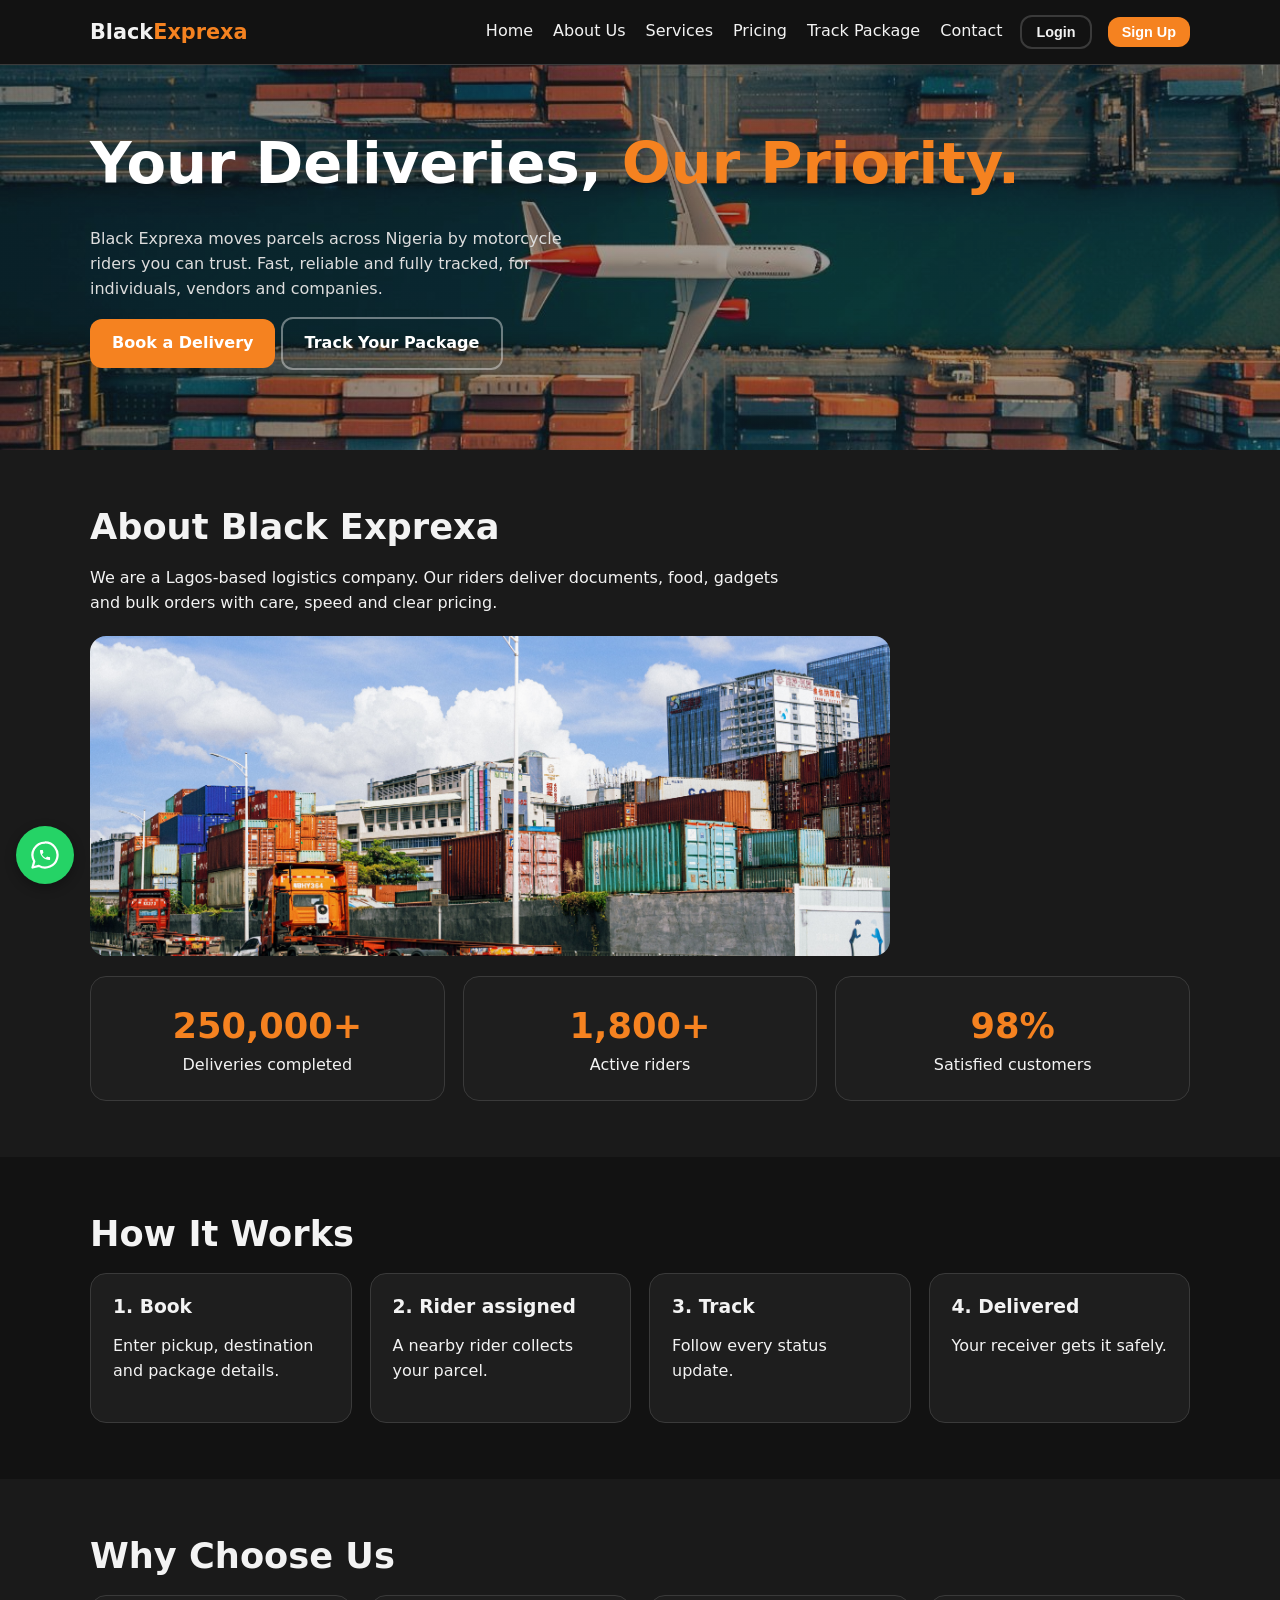
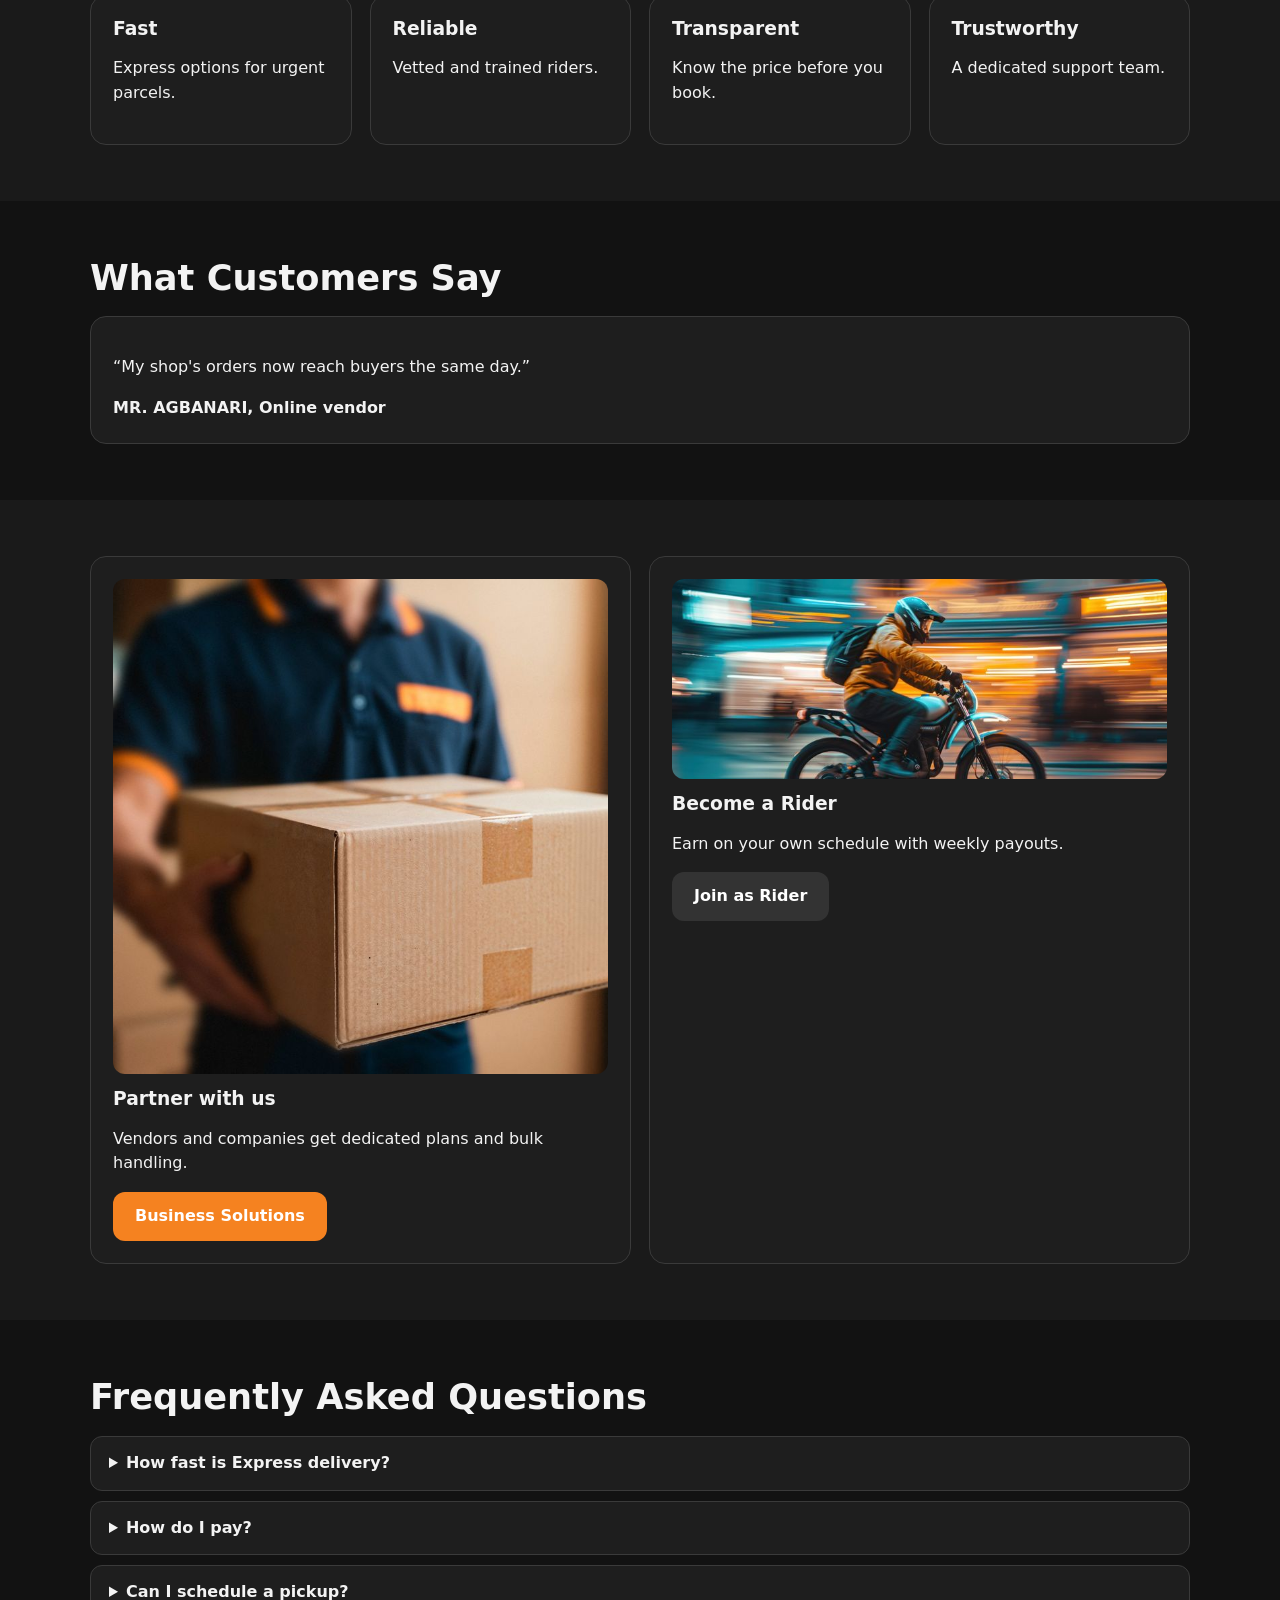
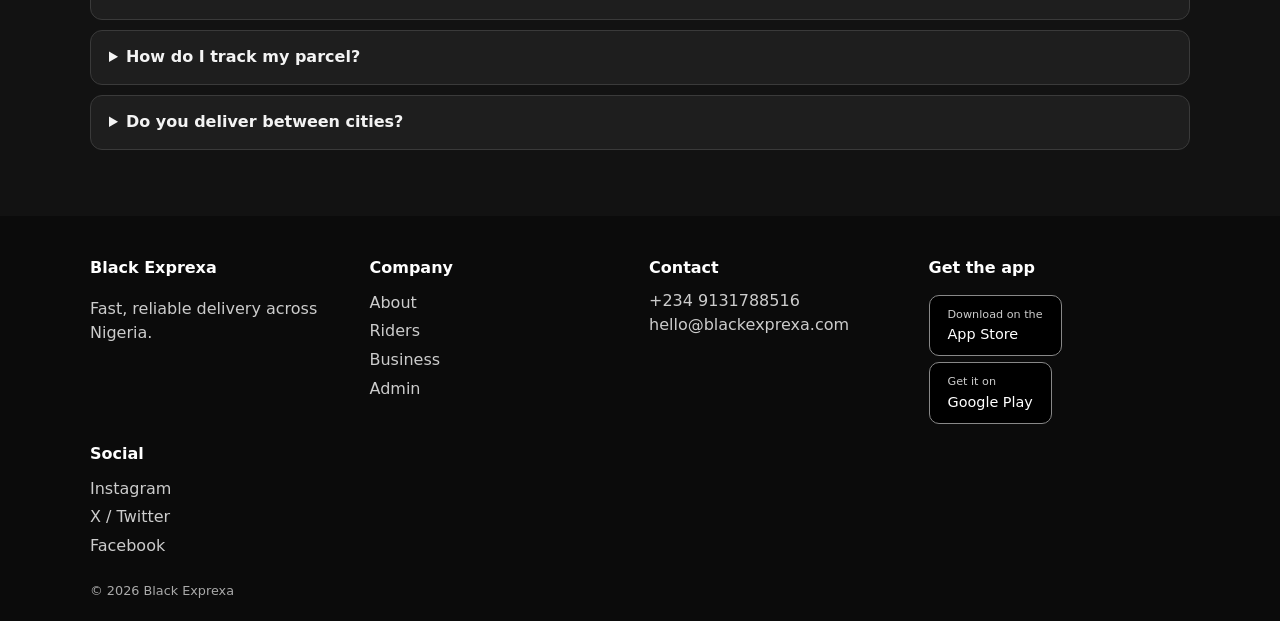
<file: index.html>
<!DOCTYPE html>
<html lang="en">
<head>
<meta charset="utf-8">
<meta name="viewport" content="width=device-width, initial-scale=1, viewport-fit=cover">
<title>Black Exprexa – Your Deliveries, Our Priority</title>
<link rel="stylesheet" href="css/styles.css">
</head>
<body>

<header>
 <div class="wrap nav">
  <a href="#home" class="logo">Black<b>Exprexa</b></a>
  <button class="burger" id="burger" onclick="toggleMenu()"><span></span><span></span><span></span></button>
  <nav class="links" id="menu">
   <a class="lk" href="#home">Home</a>
   <a class="lk" href="#about">About Us</a>
   <a class="lk" href="#services">Services</a>
   <a class="lk" href="#pricing">Pricing</a>
   <a class="lk" href="#track">Track Package</a>
   <a class="lk" href="#contact">Contact</a>
   <button class="btn l sm" onclick="openAuth('login')">Login</button>
   <button class="btn sm" onclick="openAuth('signup')">Sign Up</button>
   <div class="menu-apps">
    <a class="store" href="#home" onclick="getApp('App Store')"><small>Download on the</small>App Store</a>
    <a class="store" href="#home" onclick="getApp('Google Play')"><small>Get it on</small>Google Play</a>
   </div>
  </nav>
 </div>
</header>

<main>

<div class="view" id="page-home">
 <div class="hero"><div class="wrap">
  <div>
   <h1>Your Deliveries, <span>Our Priority.</span></h1>
   <p>Black Exprexa moves parcels across Nigeria by motorcycle riders you can trust. Fast, reliable and fully tracked, for individuals, vendors and companies.</p>
   <p><a class="btn" href="#book">Book a Delivery</a> <a class="btn l" style="color:#fff;border-color:#fff6" href="#track">Track Your Package</a></p>
  </div>
 </div></div>

 <section class="s alt" id="about"><div class="wrap">
  <h2>About Black Exprexa</h2>
  <p style="max-width:700px">We are a Lagos-based logistics company. Our riders deliver documents, food, gadgets and bulk orders with care, speed and clear pricing.</p>
  <img class="about-img" src="images/about.jpg" alt="Black Exprexa delivery riders" onerror="this.style.display='none'">
  <div class="grid">
   <div class="card stat"><b>250,000+</b>Deliveries completed</div>
   <div class="card stat"><b>1,800+</b>Active riders</div>
   <div class="card stat"><b>98%</b>Satisfied customers</div>
  </div>
 </div></section>

 <section class="s"><div class="wrap">
  <h2>How It Works</h2>
  <div class="grid">
   <div class="card"><h3>1. Book</h3><p>Enter pickup, destination and package details.</p></div>
   <div class="card"><h3>2. Rider assigned</h3><p>A nearby rider collects your parcel.</p></div>
   <div class="card"><h3>3. Track</h3><p>Follow every status update.</p></div>
   <div class="card"><h3>4. Delivered</h3><p>Your receiver gets it safely.</p></div>
  </div>
 </div></section>

 <section class="s alt"><div class="wrap">
  <h2>Why Choose Us</h2>
  <div class="grid">
   <div class="card"><h3>Fast</h3><p>Express options for urgent parcels.</p></div>
   <div class="card"><h3>Reliable</h3><p>Vetted and trained riders.</p></div>
   <div class="card"><h3>Transparent</h3><p>Know the price before you book.</p></div>
   <div class="card"><h3>Trustworthy</h3><p>A dedicated support team.</p></div>
  </div>
 </div></section>

 <section class="s"><div class="wrap">
  <h2>What Customers Say</h2>
  <div class="grid">
   <div class="card"><p>“My shop's orders now reach buyers the same day.”</p><b>MR. AGBANARI, Online vendor</b></div>
  </div>
 </div></section>

 <section class="s alt"><div class="wrap grid">
  <div class="card"><img class="business-img" src="images/business.jpg" alt="Business delivery" onerror="this.style.display='none'"><h3>Partner with us</h3><p>Vendors and companies get dedicated plans and bulk handling.</p><a class="btn" href="#business">Business Solutions</a></div>
  <div class="card"><img class="card-img" src="images/rider.jpg" alt="Delivery rider" onerror="this.style.display='none'"><h3>Become a Rider</h3><p>Earn on your own schedule with weekly payouts.</p><a class="btn d" href="#rider">Join as Rider</a></div>
 </div></section>

 <section class="s"><div class="wrap">
  <h2>Frequently Asked Questions</h2>
  <details><summary>How fast is Express delivery?</summary><p>Usually within 1–2 hours inside a city.</p></details>
  <details><summary>How do I pay?</summary><p>You can pay by card or bank transfer.</p></details>
  <details><summary>Can I schedule a pickup?</summary><p>Yes, choose a date and time when booking.</p></details>
  <details><summary>How do I track my parcel?</summary><p>Use your tracking number on the Track Package page.</p></details>
  <details><summary>Do you deliver between cities?</summary><p>Yes, Intercity Delivery covers supported cities.</p></details>
 </div></section>
</div>

<div class="view" id="page-services"><div class="wrap pg">
 <h2>Our Services</h2>
 <input id="service-search" placeholder="Search services…" oninput="filterServices()" style="max-width:340px;margin-bottom:16px">
 <div class="grid">
  <div class="card service"><h3>Express Delivery</h3><p>Fast delivery for urgent packages.</p><button class="btn sm" onclick="bookType('express')">Book now</button></div>
  <div class="card service"><h3>Same-Day Delivery</h3><p>Packages delivered within the same day.</p><button class="btn sm" onclick="bookType('sameday')">Book now</button></div>
  <div class="card service"><h3>Standard Delivery</h3><p>Affordable delivery for regular packages.</p><button class="btn sm" onclick="bookType('standard')">Book now</button></div>
  <div class="card service"><h3>Business Delivery</h3><p>Delivery solutions for businesses.</p><button class="btn sm" onclick="bookType('business')">Book now</button></div>
  <div class="card service"><h3>Bulk Delivery</h3><p>Handling multiple packages and orders.</p><button class="btn sm" onclick="bookType('bulk')">Book now</button></div>
  <div class="card service"><h3>Scheduled Delivery</h3><p>Choose your preferred delivery date.</p><button class="btn sm" onclick="bookType('scheduled')">Book now</button></div>
  <div class="card service"><h3>Intercity Delivery</h3><p>Delivery between supported cities.</p><button class="btn sm" onclick="bookType('intercity')">Book now</button></div>
 </div>
 <p id="no-services" style="display:none">No matching services.</p>
</div></div>

<div class="view" id="page-book"><div class="wrap pg">
 <h2>Book a Delivery</h2>
 <form id="book-form" class="card" novalidate>
  <div class="row">
   <label>Pickup location<input name="pickup"><span class="err"></span></label>
   <label>Delivery destination<input name="destination"><span class="err"></span></label>
  </div>
  <div class="row">
   <label>Sender name<input name="senderName"><span class="err"></span></label>
   <label>Sender phone<input name="senderPhone" placeholder="0801 234 5678"><span class="err"></span></label>
   <label>Receiver name<input name="receiverName"><span class="err"></span></label>
   <label>Receiver phone<input name="receiverPhone" placeholder="0802 345 6789"><span class="err"></span></label>
  </div>
  <div class="row">
   <label>Package category
    <select name="category"><option value="">Select…</option><option>Documents</option><option>Food</option><option>Electronics</option><option>Clothing</option><option>Other</option></select>
    <span class="err"></span></label>
   <label>Delivery type
    <select name="type">
     <option value="express">Express</option><option value="sameday">Same-Day</option><option value="standard">Standard</option>
     <option value="business">Business</option><option value="bulk">Bulk</option><option value="scheduled">Scheduled</option><option value="intercity">Intercity</option>
    </select></label>
  </div>
  <div class="row">
   <label>Pickup date<input name="date" type="date"><span class="err"></span></label>
   <label>Pickup time<input name="time" type="time"><span class="err"></span></label>
  </div>
  <label>Describe the package<textarea name="description" rows="3"></textarea><span class="err"></span></label>
  <div class="price">Starting price: <b id="book-price">₦0</b></div>
  <button class="btn" type="submit">Review Order</button>
 </form>

 <div id="review" class="card" style="display:none;margin-top:18px">
  <h3>Review your order</h3>
  <p> <span id="r-route"></span><br>
      <span id="r-people"></span><br>
      <span id="r-package"></span><br>
      <span id="r-when"></span></p>
  <div class="price">Total: <b id="r-total"></b></div>
  <button class="btn" onclick="confirmOrder()">Confirm Order</button>
  <button class="btn l" onclick="hideReview()">Edit</button>
 </div>

 <div id="confirmed" class="card" style="display:none;margin-top:18px">
  <h3> Order confirmed</h3>
  <p>Your tracking number is <b id="new-number"></b>.</p>
  <a class="btn" href="#track">Track Package</a>
 </div>
</div></div>

<div class="view" id="page-track"><div class="wrap pg">
 <h2>Track Package</h2>
 <form id="track-form" class="card row" novalidate style="align-items:end">
  <label>Tracking number<input id="track-input" placeholder="e.g. BEX-1001"><span class="err"></span></label>
  <button class="btn" type="submit">Track</button>
 </form>

 <div id="track-result" class="card" style="margin-top:18px;display:none">
  <h3><span id="t-number"></span> <span class="pill tr" id="t-status"></span></h3>
  <div class="grid">
   <p><b>Sender</b><br><span id="t-sender"></span></p>
   <p><b>Receiver</b><br><span id="t-receiver"></span></p>
   <p><b>Pickup</b><br><span id="t-from"></span></p>
   <p><b>Destination</b><br><span id="t-to"></span></p>
   <p><b>Estimated delivery</b><br><span id="t-eta"></span></p>
  </div>
  <ul class="tl" id="timeline">
   <li>Order received</li>
   <li>Rider assigned</li>
   <li>Package picked up</li>
   <li>In transit</li>
   <li>Out for delivery</li>
   <li>Successfully delivered</li>
  </ul>
 </div>
</div></div>

<div class="view" id="page-pricing"><div class="wrap pg">
 <h2>Transparent Pricing</h2>
 <div class="grid">
  <div class="card"><h3>Express</h3><b style="font-size:1.5rem;color:#F58220">₦1,500</b><p>base + ₦250 per km</p><button class="btn sm" onclick="bookType('express')">Book</button></div>
  <div class="card"><h3>Standard</h3><b style="font-size:1.5rem;color:#F58220">₦700</b><p>base + ₦100 per km</p><button class="btn sm" onclick="bookType('standard')">Book</button></div>
  <div class="card"><h3>Same-Day</h3><b style="font-size:1.5rem;color:#F58220">₦1,000</b><p>base + ₦150 per km</p><button class="btn sm" onclick="bookType('sameday')">Book</button></div>
  <div class="card"><h3>Intercity</h3><b style="font-size:1.5rem;color:#F58220">₦5,000</b><p>base + ₦60 per km</p><button class="btn sm" onclick="bookType('intercity')">Book</button></div>
 </div>

 <h3 style="margin-top:34px">Business plans</h3>
 <div class="grid">
  <div class="card"><h3>Starter</h3><b>₦25,000/month</b><p>Up to 30 deliveries, 5% off.</p></div>
  <div class="card"><h3>Growth</h3><b>₦80,000/month</b><p>Up to 120 deliveries, 12% off.</p></div>
  <div class="card"><h3>Enterprise</h3><b>Custom</b><p>Dedicated riders and an account manager.</p></div>
 </div>

 <h3 style="margin-top:34px">Price calculator</h3>
 <div class="card row">
  <label>Delivery type
   <select id="calc-type" onchange="calculate()">
    <option value="express">Express</option><option value="sameday">Same-Day</option><option value="standard">Standard</option>
    <option value="business">Business</option><option value="bulk">Bulk</option><option value="scheduled">Scheduled</option><option value="intercity">Intercity</option>
   </select></label>
  <label>Distance (km)<input id="calc-km" type="number" min="1" value="10" oninput="calculate()"></label>
  <label>Weight (kg)<input id="calc-kg" type="number" min="0.1" step="0.1" value="1" oninput="calculate()"></label>
 </div>
 <div class="price" id="calc-result"></div>
 <p class="note">Base price + price per km + ₦100 for every kg above 5kg.</p>
</div></div>

<div class="view" id="page-account"><div class="wrap pg">
 <h2>My Account</h2>
 <div class="card" style="margin-bottom:16px"> <b>Chidi Okafor</b> · chidi@example.com · 0801 000 0000</div>
 <div class="tabs">
  <button class="on" onclick="showPanel('acc','active',this)">Active</button>
  <button onclick="showPanel('acc','history',this)">History</button>
  <button onclick="showPanel('acc','addresses',this)">Saved Addresses</button>
  <button onclick="showPanel('acc','payments',this)">Payments</button>
  <button onclick="showPanel('acc','alerts',this)">Notifications</button>
 </div>
 <div class="card tw">
  <div class="panel on" id="acc-active"><table>
   <tr><th>ID</th><th>Route</th><th>Status</th></tr>
   <tr><td>BEX-1001</td><td>Ikeja → Lekki</td><td><span class="pill tr">In transit</span></td></tr>
   <tr><td>BEX-1003</td><td>GRA → Trans-Amadi</td><td><span class="pill pe">Pending</span></td></tr></table></div>
  <div class="panel" id="acc-history"><table>
   <tr><th>ID</th><th>Route</th><th>Date</th><th>Price</th><th>Status</th></tr>
   <tr><td>BEX-0988</td><td>Yaba → Victoria Island</td><td>02 Nov</td><td>₦4,200</td><td><span class="pill ok">Delivered</span></td></tr>
   <tr><td>BEX-0950</td><td>Surulere → Ajah</td><td>28 Oct</td><td>₦6,100</td><td><span class="pill ok">Delivered</span></td></tr></table></div>
  <div class="panel" id="acc-addresses"><table>
   <tr><th>Label</th><th>Address</th></tr>
   <tr><td>Home</td><td>12 Allen Avenue, Ikeja</td></tr>
   <tr><td>Office</td><td>5 Admiralty Way, Lekki</td></tr></table></div>
  <div class="panel" id="acc-payments"><table>
   <tr><th>Date</th><th>Reference</th><th>Amount</th><th>Status</th></tr>
   <tr><td>02 Nov</td><td>PAY-771</td><td>₦4,200</td><td><span class="pill ok">Paid</span></td></tr>
   <tr><td>28 Oct</td><td>PAY-702</td><td>₦6,100</td><td><span class="pill ok">Paid</span></td></tr></table></div>
  <div class="panel" id="acc-alerts">
   <p> A rider has been assigned to BEX-1001.</p>
   <p> 10% off your next Express delivery.</p></div>
 </div>
</div></div>

<div class="view" id="page-rider"><div class="wrap pg">
 <h2>Become a Rider</h2>
 <div class="grid">
  <div class="card"><h3>Benefits</h3><p>Weekly payouts · Flexible hours · Safety gear · Insurance support</p></div>
  <div class="card"><h3>Requirements</h3><p>Own a motorcycle · Valid ID · Valid driver's licence · Smartphone · Age 21+</p></div>
 </div>

 <form id="rider-form" class="card" novalidate style="margin-top:18px">
  <div class="row">
   <label>Full name<input name="fullName"><span class="err"></span></label>
   <label>Phone number<input name="phone"><span class="err"></span></label>
   <label>Email address<input name="email" type="email"><span class="err"></span></label>
  </div>
  <div class="row">
   <label>Residential address<input name="address"><span class="err"></span></label>
   <label>State
    <select name="state"><option value="">Select…</option><option>Lagos</option><option>Abuja</option><option>Rivers</option><option>Oyo</option><option>Kano</option></select>
    <span class="err"></span></label>
   <label>City<input name="city"><span class="err"></span></label>
  </div>
  <div class="row">
   <label>Do you own a motorcycle?
    <select name="bike"><option value="">Select…</option><option>Yes</option><option>No, I need one</option></select>
    <span class="err"></span></label>
   <label>Valid ID
    <select name="idType"><option value="">Select…</option><option>NIN</option><option>Voter's card</option><option>International passport</option></select>
    <span class="err"></span></label>
   <label>Driver's licence number<input name="licence"><span class="err"></span></label>
  </div>
  <label>Upload documents<input type="file" multiple></label>
  <p><button class="btn" type="submit">Submit Application</button></p>
 </form>

 <h3 style="margin-top:30px">Rider dashboard</h3>
 <div class="grid">
  <div class="card stat"><b>4</b>Assigned deliveries</div>
  <div class="card stat"><b>312</b>Completed deliveries</div>
  <div class="card stat"><b>₦48,500</b>Earnings this week</div>
 </div>
 <div class="card tw" style="margin-top:16px"><table>
  <tr><th>ID</th><th>Route</th><th>Earnings</th><th>Status</th></tr>
  <tr><td>BEX-1001</td><td>Ikeja → Lekki</td><td>₦1,800</td><td><span class="pill tr">In transit</span></td></tr>
  <tr><td>BEX-0988</td><td>Yaba → Victoria Island</td><td>₦2,100</td><td><span class="pill ok">Delivered</span></td></tr>
  <tr><td>BEX-0950</td><td>Surulere → Ajah</td><td>₦2,900</td><td><span class="pill ok">Delivered</span></td></tr>
 </table></div>
</div></div>

<div class="view" id="page-business"><div class="wrap pg">
 <h2>Business Solutions</h2>
 <div class="grid">
  <div class="card"><h3>E-commerce delivery</h3><p>Connect dispatch to your online store.</p></div>
  <div class="card"><h3>Vendor partnerships</h3><p>Preferred rates for online vendors.</p></div>
  <div class="card"><h3>Bulk order handling</h3><p>Hundreds of parcels, one pickup.</p></div>
  <div class="card"><h3>Corporate delivery</h3><p>Documents and goods between offices.</p></div>
 </div>
 <form id="business-form" class="card" novalidate style="margin-top:18px">
  <h3>Business account and enquiry</h3>
  <div class="row">
   <label>Company name<input name="company"><span class="err"></span></label>
   <label>Contact email<input name="email" type="email"><span class="err"></span></label>
   <label>Monthly deliveries
    <select name="volume"><option value="">Select…</option><option>1–30</option><option>31–120</option><option>120+</option></select>
    <span class="err"></span></label>
  </div>
  <label>Message<textarea name="message" rows="3"></textarea><span class="err"></span></label>
  <p><button class="btn" type="submit">Send Enquiry</button></p>
 </form>
</div></div>

<div class="view" id="page-contact"><div class="wrap pg">
 <h2>Customer Support</h2>
 <div class="grid">
  <div class="card">
   <h3>Contact us</h3>
   <p> +234 9131788516<br> hello@blackexprexa.com</p>
   <button class="btn sm" style="background:#25D366" onclick="whatsapp()">WhatsApp</button>
  </div>
  <form id="contact-form" class="card" novalidate>
   <h3>Contact form</h3>
   <label>Name<input name="name"><span class="err"></span></label>
   <label>Email<input name="email" type="email"><span class="err"></span></label>
   <label>Message<textarea name="message" rows="3"></textarea><span class="err"></span></label>
   <p><button class="btn" type="submit">Send</button></p>
  </form>
  <form id="report-form" class="card" novalidate>
   <h3>Report a delivery problem</h3>
   <label>Tracking number<input name="tracking"><span class="err"></span></label>
   <label>Issue
    <select name="issue"><option value="">Select…</option><option>Late delivery</option><option>Damaged package</option><option>Rider conduct</option><option>Wrong address</option></select>
    <span class="err"></span></label>
   <label>Details<textarea name="details" rows="2"></textarea><span class="err"></span></label>
   <p><button class="btn d" type="submit">Report</button></p>
  </form>
 </div>
 <h3 style="margin-top:28px">Help and FAQ</h3>
 <details><summary>How fast is Express delivery?</summary><p>Usually within 1–2 hours inside a city.</p></details>
 <details><summary>How do I pay?</summary><p>You can pay by card or bank transfer.</p></details>
 <details><summary>How do I track my parcel?</summary><p>Use your tracking number on the Track Package page.</p></details>
</div></div>

<div class="view" id="page-admin"><div class="wrap pg">
 <h2>Admin Dashboard</h2>
 <div class="grid">
  <div class="card stat"><b>251,204</b>Total deliveries</div>
  <div class="card stat"><b>38</b>Pending orders</div>
  <div class="card stat"><b>249,876</b>Completed</div>
  <div class="card stat"><b>1,812</b>Active riders</div>
  <div class="card stat"><b>₦18,400,000</b>Revenue this month</div>
 </div>
 <div class="tabs" style="margin-top:20px">
  <button class="on" onclick="showPanel('adm','deliveries',this)">Deliveries</button>
  <button onclick="showPanel('adm','riders',this)">Riders</button>
  <button onclick="showPanel('adm','customers',this)">Customers</button>
  <button onclick="showPanel('adm','revenue',this)">Revenue</button>
  <button onclick="showPanel('adm','transactions',this)">Transactions</button>
 </div>
 <input id="admin-search" placeholder="Search the table…" oninput="filterRows()" style="max-width:300px;margin-bottom:12px">
 <div class="card tw">
  <div class="panel on" id="adm-deliveries"><table>
   <tr><th>ID</th><th>Customer</th><th>Route</th><th>Price</th><th>Status</th></tr>
   <tr><td>BEX-1001</td><td>Ada Eze</td><td>Ikeja → Lekki</td><td>₦4,500</td><td><span class="pill tr">In transit</span></td></tr>
   <tr><td>BEX-1002</td><td>Kunle Bello</td><td>Wuse → Garki</td><td>₦2,800</td><td><span class="pill ok">Delivered</span></td></tr>
   <tr><td>BEX-1003</td><td>Ngozi Obi</td><td>GRA → Trans-Amadi</td><td>₦3,600</td><td><span class="pill pe">Pending</span></td></tr>
   <tr><td>BEX-1004</td><td>Tola Ige</td><td>Ibadan → Lagos</td><td>₦9,800</td><td><span class="pill ok">Delivered</span></td></tr></table></div>
  <div class="panel" id="adm-riders"><table>
   <tr><th>Rider</th><th>City</th><th>Status</th><th>Trips</th></tr>
   <tr><td>Musa K.</td><td>Lagos</td><td><span class="pill ok">Active</span></td><td>312</td></tr>
   <tr><td>Ife O.</td><td>Abuja</td><td><span class="pill ok">Active</span></td><td>204</td></tr>
   <tr><td>Dayo A.</td><td>Ibadan</td><td><span class="pill pe">Pending</span></td><td>0</td></tr></table></div>
  <div class="panel" id="adm-customers"><table>
   <tr><th>Name</th><th>Email</th><th>Orders</th></tr>
   <tr><td>Chidi Okafor</td><td>chidi@example.com</td><td>24</td></tr>
   <tr><td>Ada Eze</td><td>ada@example.com</td><td>9</td></tr>
   <tr><td>Tola Ige</td><td>tola@example.com</td><td>15</td></tr></table></div>
  <div class="panel" id="adm-revenue"><table>
   <tr><th>Month</th><th>Revenue</th></tr>
   <tr><td>September</td><td>₦15,200,000</td></tr>
   <tr><td>October</td><td>₦17,100,000</td></tr>
   <tr><td>November</td><td>₦18,400,000</td></tr></table></div>
  <div class="panel" id="adm-transactions"><table>
   <tr><th>Reference</th><th>Customer</th><th>Amount</th><th>Status</th></tr>
   <tr><td>TX-501</td><td>Ada Eze</td><td>₦4,500</td><td><span class="pill ok">Paid</span></td></tr>
   <tr><td>TX-502</td><td>Kunle Bello</td><td>₦2,800</td><td><span class="pill ok">Paid</span></td></tr>
   <tr><td>TX-503</td><td>Ngozi Obi</td><td>₦3,600</td><td><span class="pill pe">Pending</span></td></tr></table></div>
 </div>
</div></div>

</main>

<footer>
 <div class="wrap grid">
  <div><h4>Black Exprexa</h4><p>Fast, reliable delivery across Nigeria.</p></div>
  <div><h4>Company</h4><a href="#about">About</a><a href="#rider">Riders</a><a href="#business">Business</a><a href="#admin">Admin</a></div>
  <div><h4>Contact</h4>+234 9131788516<br>hello@blackexprexa.com</div>
  <div><h4>Get the app</h4><a class="store" href="#home" onclick="getApp('App Store')"><small>Download on the</small>App Store</a><a class="store" href="#home" onclick="getApp('Google Play')"><small>Get it on</small>Google Play</a></div>
  <div><h4>Social</h4><a href="#contact">Instagram</a><a href="#contact">X / Twitter</a><a href="#contact">Facebook</a></div>
 </div>
 <div class="wrap note" style="margin-top:20px">© 2026 Black Exprexa</div>
</footer>

<a class="wa" href="https://wa.me/2349131788516" target="_blank" title="Chat on WhatsApp"><svg width="30" height="30" viewBox="0 0 24 24"><path d="M12 2a10 10 0 0 0-8.6 15.1L2 22l5.1-1.3A10 10 0 1 0 12 2z" fill="none" stroke="#fff" stroke-width="1.8" stroke-linejoin="round"/><g transform="translate(6.6 6.6) scale(0.45)"><path fill="#fff" d="M6.62 10.79c1.44 2.83 3.76 5.14 6.59 6.59l2.2-2.2c.27-.27.67-.36 1.02-.24 1.12.37 2.33.57 3.57.57.55 0 1 .45 1 1V20c0 .55-.45 1-1 1-9.39 0-17-7.61-17-17 0-.55.45-1 1-1h3.5c.55 0 1 .45 1 1 0 1.25.2 2.45.57 3.57.11.35.03.74-.25 1.02l-2.2 2.2z"/></g></svg></a>

<div class="modal" id="auth-modal"><div class="box">
 <h3 id="auth-title">Login</h3>
 <form id="auth-form" novalidate>
  <label>Email<input name="email" type="email"><span class="err"></span></label>
  <div id="name-field"><label>Full name<input name="fullName"><span class="err"></span></label></div>
  <label>Password<input name="password" type="password"><span class="err"></span></label>
  <p><button class="btn" type="submit">Continue</button> <button type="button" class="btn l" onclick="closeAuth()">Cancel</button></p>
 </form>
</div></div>

<script src="js/app.js"></script>
</body>
</html>
</file>
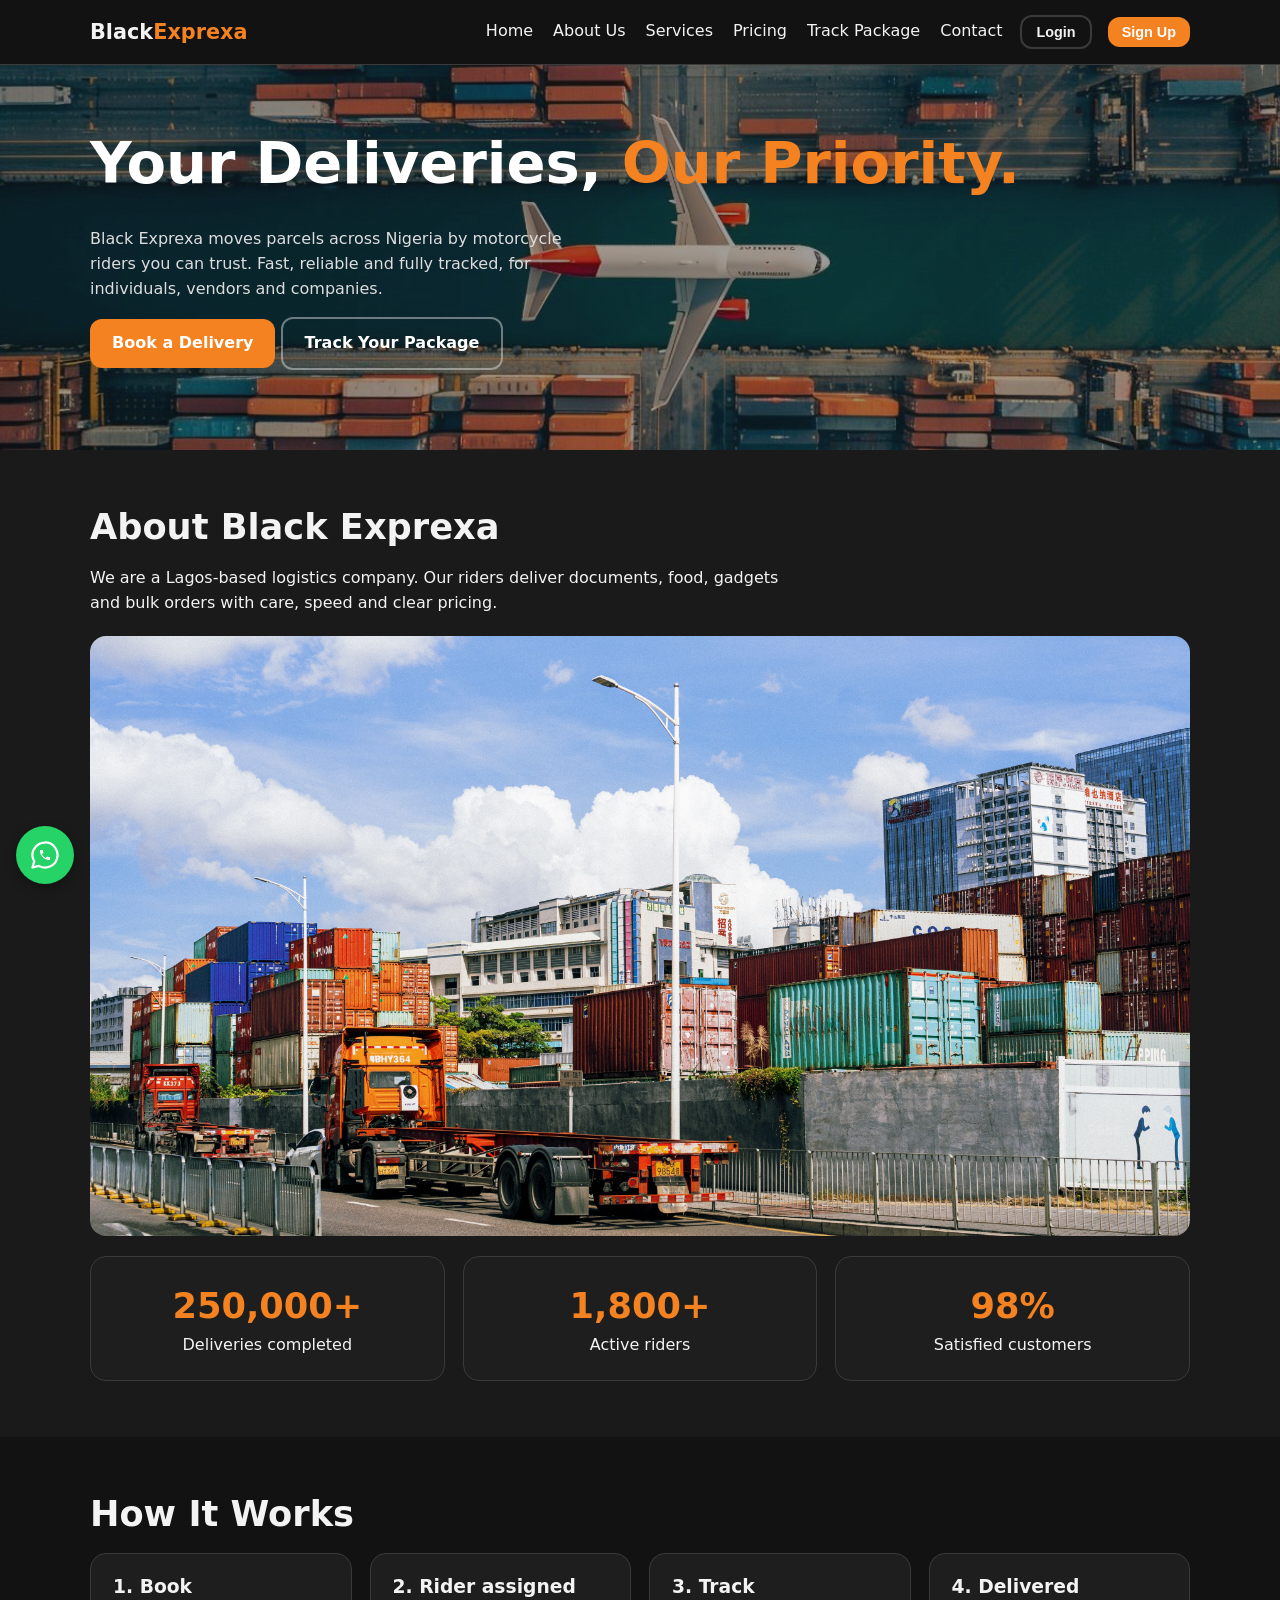
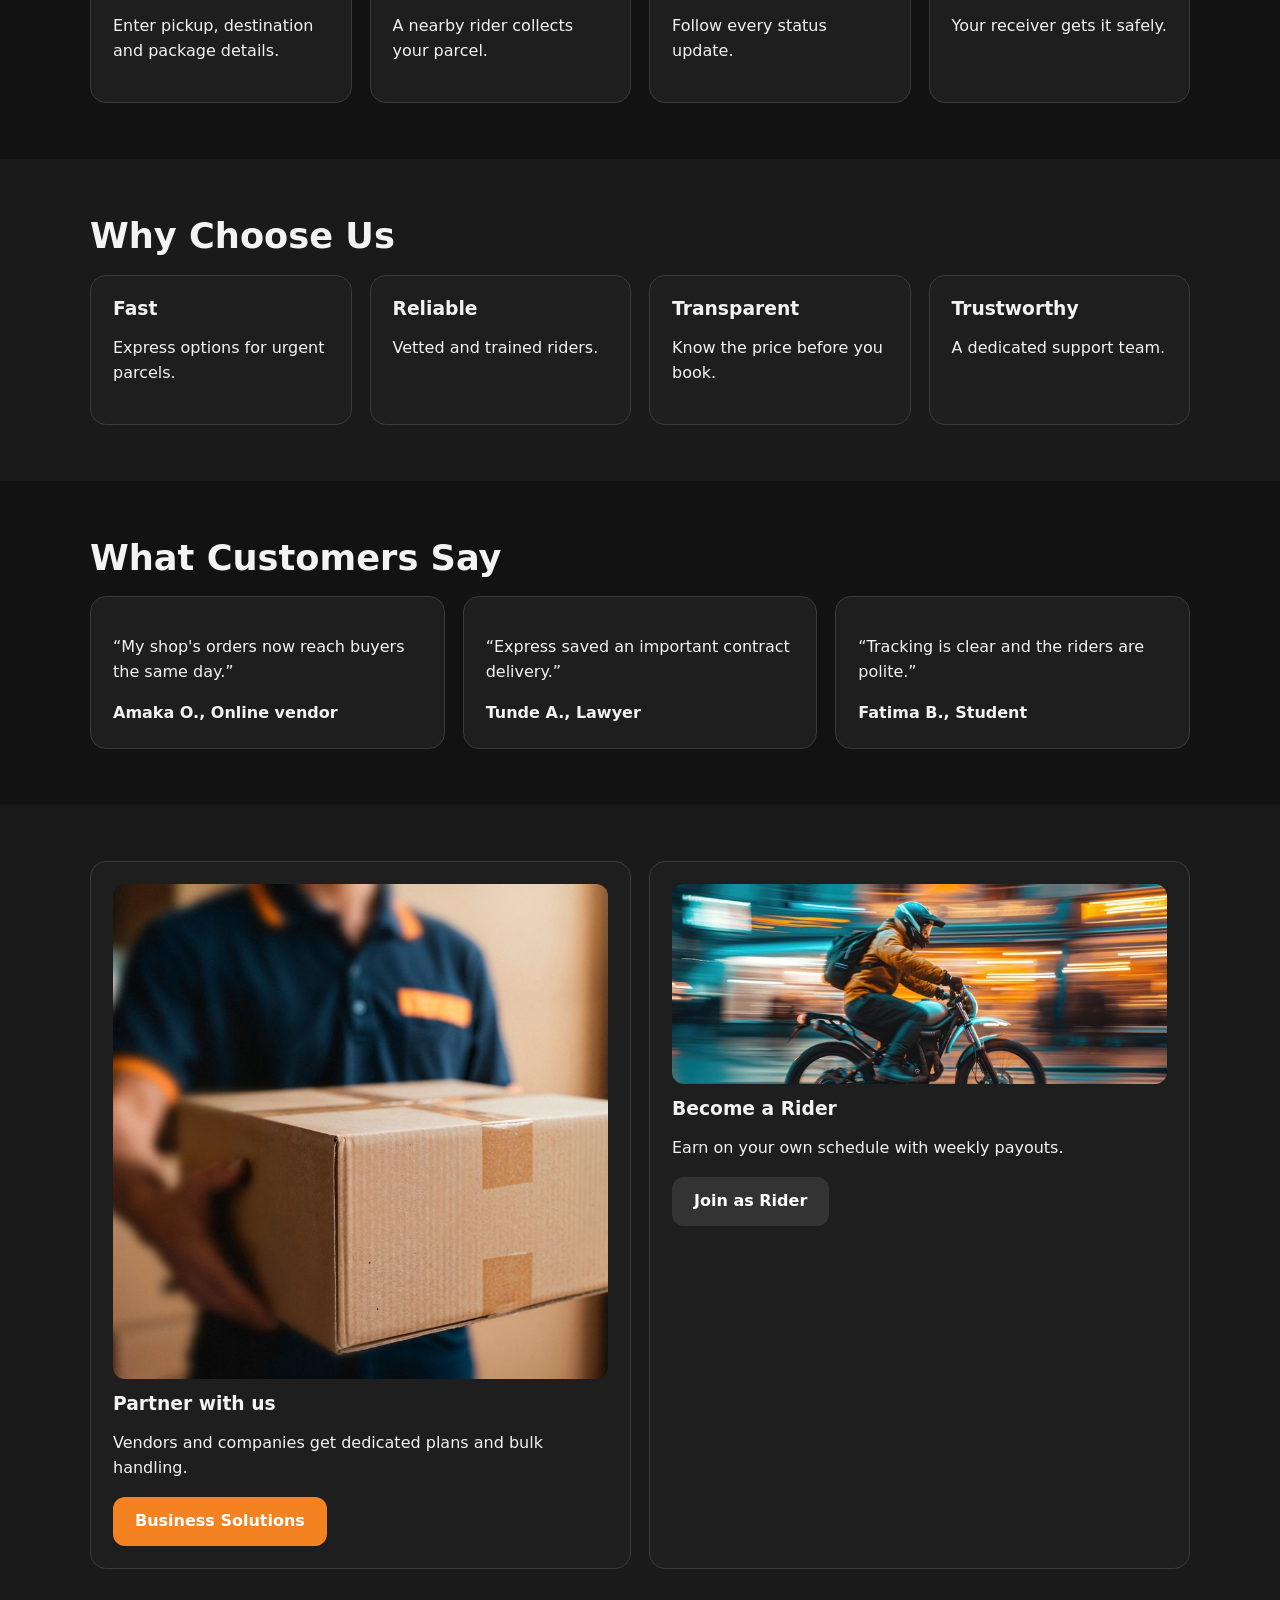
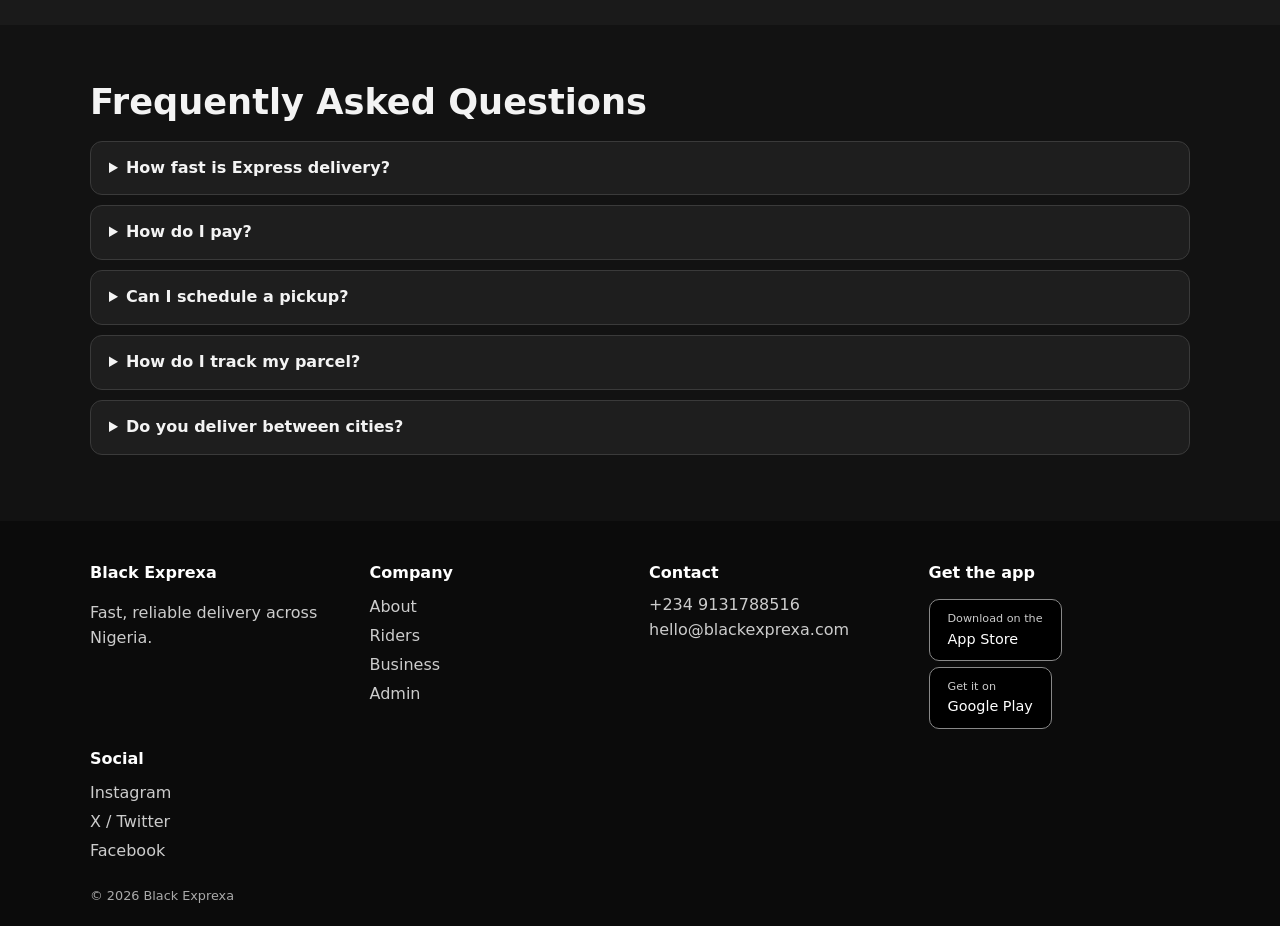
<file: black exprexa/index.html>
<!DOCTYPE html>
<html lang="en">
<head>
<meta charset="utf-8">
<meta name="viewport" content="width=device-width, initial-scale=1, viewport-fit=cover">
<title>Black Exprexa – Your Deliveries, Our Priority</title>
<link rel="stylesheet" href="css/styles.css">
</head>
<body>

<header>
 <div class="wrap nav">
  <a href="#home" class="logo">Black<b>Exprexa</b></a>
  <button class="burger" id="burger" onclick="toggleMenu()"><span></span><span></span><span></span></button>
  <nav class="links" id="menu">
   <a class="lk" href="#home">Home</a>
   <a class="lk" href="#about">About Us</a>
   <a class="lk" href="#services">Services</a>
   <a class="lk" href="#pricing">Pricing</a>
   <a class="lk" href="#track">Track Package</a>
   <a class="lk" href="#contact">Contact</a>
   <button class="btn l sm" onclick="openAuth('login')">Login</button>
   <button class="btn sm" onclick="openAuth('signup')">Sign Up</button>
   <div class="menu-apps">
    <a class="store" href="#home" onclick="getApp('App Store')"><small>Download on the</small>App Store</a>
    <a class="store" href="#home" onclick="getApp('Google Play')"><small>Get it on</small>Google Play</a>
   </div>
  </nav>
 </div>
</header>

<main>

<div class="view" id="page-home">
 <div class="hero"><div class="wrap">
  <div>
   <h1>Your Deliveries, <span>Our Priority.</span></h1>
   <p>Black Exprexa moves parcels across Nigeria by motorcycle riders you can trust. Fast, reliable and fully tracked, for individuals, vendors and companies.</p>
   <p><a class="btn" href="#book">Book a Delivery</a> <a class="btn l" style="color:#fff;border-color:#fff6" href="#track">Track Your Package</a></p>
  </div>
 </div></div>

 <section class="s alt" id="about"><div class="wrap">
  <h2>About Black Exprexa</h2>
  <p style="max-width:700px">We are a Lagos-based logistics company. Our riders deliver documents, food, gadgets and bulk orders with care, speed and clear pricing.</p>
  <img class="about-img" src="images/about.jpg" alt="Black Exprexa delivery riders" onerror="this.style.display='none'">
  <div class="grid">
   <div class="card stat"><b>250,000+</b>Deliveries completed</div>
   <div class="card stat"><b>1,800+</b>Active riders</div>
   <div class="card stat"><b>98%</b>Satisfied customers</div>
  </div>
 </div>
 </section>

 <section class="s"><div class="wrap">
  <h2>How It Works</h2>
  <div class="grid">
   <div class="card"><h3>1. Book</h3><p>Enter pickup, destination and package details.</p></div>
   <div class="card"><h3>2. Rider assigned</h3><p>A nearby rider collects your parcel.</p></div>
   <div class="card"><h3>3. Track</h3><p>Follow every status update.</p></div>
   <div class="card"><h3>4. Delivered</h3><p>Your receiver gets it safely.</p></div>
  </div>
 </div></section>

 <section class="s alt"><div class="wrap">
  <h2>Why Choose Us</h2>
  <div class="grid">
   <div class="card"><h3>Fast</h3><p>Express options for urgent parcels.</p></div>
   <div class="card"><h3>Reliable</h3><p>Vetted and trained riders.</p></div>
   <div class="card"><h3>Transparent</h3><p>Know the price before you book.</p></div>
   <div class="card"><h3>Trustworthy</h3><p>A dedicated support team.</p></div>
  </div>
 </div></section>

 <section class="s"><div class="wrap">
  <h2>What Customers Say</h2>
  <div class="grid">
   <div class="card"><p>“My shop's orders now reach buyers the same day.”</p><b>Amaka O., Online vendor</b></div>
   <div class="card"><p>“Express saved an important contract delivery.”</p><b>Tunde A., Lawyer</b></div>
   <div class="card"><p>“Tracking is clear and the riders are polite.”</p><b>Fatima B., Student</b></div>
  </div>
 </div></section>

 <section class="s alt"><div class="wrap grid">
  <div class="card"><img class="business-img" src="images/business.jpg" alt="Business delivery" onerror="this.style.display='none'"><h3>Partner with us</h3><p>Vendors and companies get dedicated plans and bulk handling.</p><a class="btn" href="#business">Business Solutions</a></div>
  <div class="card"><img class="card-img" src="images/rider.jpg" alt="Delivery rider" onerror="this.style.display='none'"><h3>Become a Rider</h3><p>Earn on your own schedule with weekly payouts.</p><a class="btn d" href="#rider">Join as Rider</a></div>
 </div></section>

 <section class="s"><div class="wrap">
  <h2>Frequently Asked Questions</h2>
  <details><summary>How fast is Express delivery?</summary><p>Usually within 1–2 hours inside a city.</p></details>
  <details><summary>How do I pay?</summary><p>You can pay by card or bank transfer.</p></details>
  <details><summary>Can I schedule a pickup?</summary><p>Yes, choose a date and time when booking.</p></details>
  <details><summary>How do I track my parcel?</summary><p>Use your tracking number on the Track Package page.</p></details>
  <details><summary>Do you deliver between cities?</summary><p>Yes, Intercity Delivery covers supported cities.</p></details>
 </div></section>
</div>

<div class="view" id="page-services"><div class="wrap pg">
 <h2>Our Services</h2>
 <input id="service-search" placeholder="Search services…" oninput="filterServices()" style="max-width:340px;margin-bottom:16px">
 <div class="grid">
  <div class="card service"><h3>Express Delivery</h3><p>Fast delivery for urgent packages.</p><button class="btn sm" onclick="bookType('express')">Book now</button></div>
  <div class="card service"><h3>Same-Day Delivery</h3><p>Packages delivered within the same day.</p><button class="btn sm" onclick="bookType('sameday')">Book now</button></div>
  <div class="card service"><h3>Standard Delivery</h3><p>Affordable delivery for regular packages.</p><button class="btn sm" onclick="bookType('standard')">Book now</button></div>
  <div class="card service"><h3>Business Delivery</h3><p>Delivery solutions for businesses.</p><button class="btn sm" onclick="bookType('business')">Book now</button></div>
  <div class="card service"><h3>Bulk Delivery</h3><p>Handling multiple packages and orders.</p><button class="btn sm" onclick="bookType('bulk')">Book now</button></div>
  <div class="card service"><h3>Scheduled Delivery</h3><p>Choose your preferred delivery date.</p><button class="btn sm" onclick="bookType('scheduled')">Book now</button></div>
  <div class="card service"><h3>Intercity Delivery</h3><p>Delivery between supported cities.</p><button class="btn sm" onclick="bookType('intercity')">Book now</button></div>
 </div>
 <p id="no-services" style="display:none">No matching services.</p>
</div></div>

<div class="view" id="page-book"><div class="wrap pg">
 <h2>Book a Delivery</h2>
 <form id="book-form" class="card" novalidate>
  <div class="row">
   <label>Pickup location<input name="pickup"><span class="err"></span></label>
   <label>Delivery destination<input name="destination"><span class="err"></span></label>
  </div>
  <div class="row">
   <label>Sender name<input name="senderName"><span class="err"></span></label>
   <label>Sender phone<input name="senderPhone" placeholder="0801 234 5678"><span class="err"></span></label>
   <label>Receiver name<input name="receiverName"><span class="err"></span></label>
   <label>Receiver phone<input name="receiverPhone" placeholder="0802 345 6789"><span class="err"></span></label>
  </div>
  <div class="row">
   <label>Package category
    <select name="category"><option value="">Select…</option><option>Documents</option><option>Food</option><option>Electronics</option><option>Clothing</option><option>Other</option></select>
    <span class="err"></span></label>
   <label>Delivery type
    <select name="type">
     <option value="express">Express</option><option value="sameday">Same-Day</option><option value="standard">Standard</option>
     <option value="business">Business</option><option value="bulk">Bulk</option><option value="scheduled">Scheduled</option><option value="intercity">Intercity</option>
    </select></label>
  </div>
  <div class="row">
   <label>Pickup date<input name="date" type="date"><span class="err"></span></label>
   <label>Pickup time<input name="time" type="time"><span class="err"></span></label>
  </div>
  <label>Describe the package<textarea name="description" rows="3"></textarea><span class="err"></span></label>
  <div class="price">Starting price: <b id="book-price">₦0</b></div>
  <button class="btn" type="submit">Review Order</button>
 </form>

 <div id="review" class="card" style="display:none;margin-top:18px">
  <h3>Review your order</h3>
  <p> <span id="r-route"></span><br>
      <span id="r-people"></span><br>
      <span id="r-package"></span><br>
      <span id="r-when"></span></p>
  <div class="price">Total: <b id="r-total"></b></div>
  <button class="btn" onclick="confirmOrder()">Confirm Order</button>
  <button class="btn l" onclick="hideReview()">Edit</button>
 </div>

 <div id="confirmed" class="card" style="display:none;margin-top:18px">
  <h3> Order confirmed</h3>
  <p>Your tracking number is <b id="new-number"></b>.</p>
  <a class="btn" href="#track">Track Package</a>
 </div>
</div></div>

<div class="view" id="page-track"><div class="wrap pg">
 <h2>Track Package</h2>
 <form id="track-form" class="card row" novalidate style="align-items:end">
  <label>Tracking number<input id="track-input" placeholder="e.g. BEX-1001"><span class="err"></span></label>
  <button class="btn" type="submit">Track</button>
 </form>

 <div id="track-result" class="card" style="margin-top:18px;display:none">
  <h3><span id="t-number"></span> <span class="pill tr" id="t-status"></span></h3>
  <div class="grid">
   <p><b>Sender</b><br><span id="t-sender"></span></p>
   <p><b>Receiver</b><br><span id="t-receiver"></span></p>
   <p><b>Pickup</b><br><span id="t-from"></span></p>
   <p><b>Destination</b><br><span id="t-to"></span></p>
   <p><b>Estimated delivery</b><br><span id="t-eta"></span></p>
  </div>
  <ul class="tl" id="timeline">
   <li>Order received</li>
   <li>Rider assigned</li>
   <li>Package picked up</li>
   <li>In transit</li>
   <li>Out for delivery</li>
   <li>Successfully delivered</li>
  </ul>
 </div>
</div></div>

<div class="view" id="page-pricing"><div class="wrap pg">
 <h2>Transparent Pricing</h2>
 <div class="grid">
  <div class="card"><h3>Express</h3><b style="font-size:1.5rem;color:#F58220">₦1,500</b><p>base + ₦250 per km</p><button class="btn sm" onclick="bookType('express')">Book</button></div>
  <div class="card"><h3>Standard</h3><b style="font-size:1.5rem;color:#F58220">₦700</b><p>base + ₦100 per km</p><button class="btn sm" onclick="bookType('standard')">Book</button></div>
  <div class="card"><h3>Same-Day</h3><b style="font-size:1.5rem;color:#F58220">₦1,000</b><p>base + ₦150 per km</p><button class="btn sm" onclick="bookType('sameday')">Book</button></div>
  <div class="card"><h3>Intercity</h3><b style="font-size:1.5rem;color:#F58220">₦5,000</b><p>base + ₦60 per km</p><button class="btn sm" onclick="bookType('intercity')">Book</button></div>
 </div>

 <h3 style="margin-top:34px">Business plans</h3>
 <div class="grid">
  <div class="card"><h3>Starter</h3><b>₦25,000/month</b><p>Up to 30 deliveries, 5% off.</p></div>
  <div class="card"><h3>Growth</h3><b>₦80,000/month</b><p>Up to 120 deliveries, 12% off.</p></div>
  <div class="card"><h3>Enterprise</h3><b>Custom</b><p>Dedicated riders and an account manager.</p></div>
 </div>

 <h3 style="margin-top:34px">Price calculator</h3>
 <div class="card row">
  <label>Delivery type
   <select id="calc-type" onchange="calculate()">
    <option value="express">Express</option><option value="sameday">Same-Day</option><option value="standard">Standard</option>
    <option value="business">Business</option><option value="bulk">Bulk</option><option value="scheduled">Scheduled</option><option value="intercity">Intercity</option>
   </select></label>
  <label>Distance (km)<input id="calc-km" type="number" min="1" value="10" oninput="calculate()"></label>
  <label>Weight (kg)<input id="calc-kg" type="number" min="0.1" step="0.1" value="1" oninput="calculate()"></label>
 </div>
 <div class="price" id="calc-result"></div>
 <p class="note">Base price + price per km + ₦100 for every kg above 5kg.</p>
</div></div>

<div class="view" id="page-account"><div class="wrap pg">
 <h2>My Account</h2>
 <div class="card" style="margin-bottom:16px"> <b>Chidi Okafor</b> · chidi@example.com · 0801 000 0000</div>
 <div class="tabs">
  <button class="on" onclick="showPanel('acc','active',this)">Active</button>
  <button onclick="showPanel('acc','history',this)">History</button>
  <button onclick="showPanel('acc','addresses',this)">Saved Addresses</button>
  <button onclick="showPanel('acc','payments',this)">Payments</button>
  <button onclick="showPanel('acc','alerts',this)">Notifications</button>
 </div>
 <div class="card tw">
  <div class="panel on" id="acc-active"><table>
   <tr><th>ID</th><th>Route</th><th>Status</th></tr>
   <tr><td>BEX-1001</td><td>Ikeja → Lekki</td><td><span class="pill tr">In transit</span></td></tr>
   <tr><td>BEX-1003</td><td>GRA → Trans-Amadi</td><td><span class="pill pe">Pending</span></td></tr></table></div>
  <div class="panel" id="acc-history"><table>
   <tr><th>ID</th><th>Route</th><th>Date</th><th>Price</th><th>Status</th></tr>
   <tr><td>BEX-0988</td><td>Yaba → Victoria Island</td><td>02 Nov</td><td>₦4,200</td><td><span class="pill ok">Delivered</span></td></tr>
   <tr><td>BEX-0950</td><td>Surulere → Ajah</td><td>28 Oct</td><td>₦6,100</td><td><span class="pill ok">Delivered</span></td></tr></table></div>
  <div class="panel" id="acc-addresses"><table>
   <tr><th>Label</th><th>Address</th></tr>
   <tr><td>Home</td><td>12 Allen Avenue, Ikeja</td></tr>
   <tr><td>Office</td><td>5 Admiralty Way, Lekki</td></tr></table></div>
  <div class="panel" id="acc-payments"><table>
   <tr><th>Date</th><th>Reference</th><th>Amount</th><th>Status</th></tr>
   <tr><td>02 Nov</td><td>PAY-771</td><td>₦4,200</td><td><span class="pill ok">Paid</span></td></tr>
   <tr><td>28 Oct</td><td>PAY-702</td><td>₦6,100</td><td><span class="pill ok">Paid</span></td></tr></table></div>
  <div class="panel" id="acc-alerts">
   <p> A rider has been assigned to BEX-1001.</p>
   <p> 10% off your next Express delivery.</p></div>
 </div>
</div></div>

<div class="view" id="page-rider"><div class="wrap pg">
 <h2>Become a Rider</h2>
 <div class="grid">
  <div class="card"><h3>Benefits</h3><p>Weekly payouts · Flexible hours · Safety gear · Insurance support</p></div>
  <div class="card"><h3>Requirements</h3><p>Own a motorcycle · Valid ID · Valid driver's licence · Smartphone · Age 21+</p></div>
 </div>

 <form id="rider-form" class="card" novalidate style="margin-top:18px">
  <div class="row">
   <label>Full name<input name="fullName"><span class="err"></span></label>
   <label>Phone number<input name="phone"><span class="err"></span></label>
   <label>Email address<input name="email" type="email"><span class="err"></span></label>
  </div>
  <div class="row">
   <label>Residential address<input name="address"><span class="err"></span></label>
   <label>State
    <select name="state"><option value="">Select…</option><option>Lagos</option><option>Abuja</option><option>Rivers</option><option>Oyo</option><option>Kano</option></select>
    <span class="err"></span></label>
   <label>City<input name="city"><span class="err"></span></label>
  </div>
  <div class="row">
   <label>Do you own a motorcycle?
    <select name="bike"><option value="">Select…</option><option>Yes</option><option>No, I need one</option></select>
    <span class="err"></span></label>
   <label>Valid ID
    <select name="idType"><option value="">Select…</option><option>NIN</option><option>Voter's card</option><option>International passport</option></select>
    <span class="err"></span></label>
   <label>Driver's licence number<input name="licence"><span class="err"></span></label>
  </div>
  <label>Upload documents<input type="file" multiple></label>
  <p><button class="btn" type="submit">Submit Application</button></p>
 </form>

 <h3 style="margin-top:30px">Rider dashboard</h3>
 <div class="grid">
  <div class="card stat"><b>4</b>Assigned deliveries</div>
  <div class="card stat"><b>312</b>Completed deliveries</div>
  <div class="card stat"><b>₦48,500</b>Earnings this week</div>
 </div>
 <div class="card tw" style="margin-top:16px"><table>
  <tr><th>ID</th><th>Route</th><th>Earnings</th><th>Status</th></tr>
  <tr><td>BEX-1001</td><td>Ikeja → Lekki</td><td>₦1,800</td><td><span class="pill tr">In transit</span></td></tr>
  <tr><td>BEX-0988</td><td>Yaba → Victoria Island</td><td>₦2,100</td><td><span class="pill ok">Delivered</span></td></tr>
  <tr><td>BEX-0950</td><td>Surulere → Ajah</td><td>₦2,900</td><td><span class="pill ok">Delivered</span></td></tr>
 </table></div>
</div></div>

<div class="view" id="page-business"><div class="wrap pg">
 <h2>Business Solutions</h2>
 <div class="grid">
  <div class="card"><h3>E-commerce delivery</h3><p>Connect dispatch to your online store.</p></div>
  <div class="card"><h3>Vendor partnerships</h3><p>Preferred rates for online vendors.</p></div>
  <div class="card"><h3>Bulk order handling</h3><p>Hundreds of parcels, one pickup.</p></div>
  <div class="card"><h3>Corporate delivery</h3><p>Documents and goods between offices.</p></div>
 </div>
 <form id="business-form" class="card" novalidate style="margin-top:18px">
  <h3>Business account and enquiry</h3>
  <div class="row">
   <label>Company name<input name="company"><span class="err"></span></label>
   <label>Contact email<input name="email" type="email"><span class="err"></span></label>
   <label>Monthly deliveries
    <select name="volume"><option value="">Select…</option><option>1–30</option><option>31–120</option><option>120+</option></select>
    <span class="err"></span></label>
  </div>
  <label>Message<textarea name="message" rows="3"></textarea><span class="err"></span></label>
  <p><button class="btn" type="submit">Send Enquiry</button></p>
 </form>
</div></div>

<div class="view" id="page-contact"><div class="wrap pg">
 <h2>Customer Support</h2>
 <div class="grid">
  <div class="card">
   <h3>Contact us</h3>
   <p> +234 9131788516<br> hello@blackexprexa.com</p>
   <button class="btn sm" style="background:#25D366" onclick="whatsapp()">WhatsApp</button>
  </div>
  <form id="contact-form" class="card" novalidate>
   <h3>Contact form</h3>
   <label>Name<input name="name"><span class="err"></span></label>
   <label>Email<input name="email" type="email"><span class="err"></span></label>
   <label>Message<textarea name="message" rows="3"></textarea><span class="err"></span></label>
   <p><button class="btn" type="submit">Send</button></p>
  </form>
  <form id="report-form" class="card" novalidate>
   <h3>Report a delivery problem</h3>
   <label>Tracking number<input name="tracking"><span class="err"></span></label>
   <label>Issue
    <select name="issue"><option value="">Select…</option><option>Late delivery</option><option>Damaged package</option><option>Rider conduct</option><option>Wrong address</option></select>
    <span class="err"></span></label>
   <label>Details<textarea name="details" rows="2"></textarea><span class="err"></span></label>
   <p><button class="btn d" type="submit">Report</button></p>
  </form>
 </div>
 <h3 style="margin-top:28px">Help and FAQ</h3>
 <details><summary>How fast is Express delivery?</summary><p>Usually within 1–2 hours inside a city.</p></details>
 <details><summary>How do I pay?</summary><p>You can pay by card or bank transfer.</p></details>
 <details><summary>How do I track my parcel?</summary><p>Use your tracking number on the Track Package page.</p></details>
</div></div>

<div class="view" id="page-admin"><div class="wrap pg">
 <h2>Admin Dashboard</h2>
 <div class="grid">
  <div class="card stat"><b>251,204</b>Total deliveries</div>
  <div class="card stat"><b>38</b>Pending orders</div>
  <div class="card stat"><b>249,876</b>Completed</div>
  <div class="card stat"><b>1,812</b>Active riders</div>
  <div class="card stat"><b>₦18,400,000</b>Revenue this month</div>
 </div>
 <div class="tabs" style="margin-top:20px">
  <button class="on" onclick="showPanel('adm','deliveries',this)">Deliveries</button>
  <button onclick="showPanel('adm','riders',this)">Riders</button>
  <button onclick="showPanel('adm','customers',this)">Customers</button>
  <button onclick="showPanel('adm','revenue',this)">Revenue</button>
  <button onclick="showPanel('adm','transactions',this)">Transactions</button>
 </div>
 <input id="admin-search" placeholder="Search the table…" oninput="filterRows()" style="max-width:300px;margin-bottom:12px">
 <div class="card tw">
  <div class="panel on" id="adm-deliveries"><table>
   <tr><th>ID</th><th>Customer</th><th>Route</th><th>Price</th><th>Status</th></tr>
   <tr><td>BEX-1001</td><td>Ada Eze</td><td>Ikeja → Lekki</td><td>₦4,500</td><td><span class="pill tr">In transit</span></td></tr>
   <tr><td>BEX-1002</td><td>Kunle Bello</td><td>Wuse → Garki</td><td>₦2,800</td><td><span class="pill ok">Delivered</span></td></tr>
   <tr><td>BEX-1003</td><td>Ngozi Obi</td><td>GRA → Trans-Amadi</td><td>₦3,600</td><td><span class="pill pe">Pending</span></td></tr>
   <tr><td>BEX-1004</td><td>Tola Ige</td><td>Ibadan → Lagos</td><td>₦9,800</td><td><span class="pill ok">Delivered</span></td></tr></table></div>
  <div class="panel" id="adm-riders"><table>
   <tr><th>Rider</th><th>City</th><th>Status</th><th>Trips</th></tr>
   <tr><td>Musa K.</td><td>Lagos</td><td><span class="pill ok">Active</span></td><td>312</td></tr>
   <tr><td>Ife O.</td><td>Abuja</td><td><span class="pill ok">Active</span></td><td>204</td></tr>
   <tr><td>Dayo A.</td><td>Ibadan</td><td><span class="pill pe">Pending</span></td><td>0</td></tr></table></div>
  <div class="panel" id="adm-customers"><table>
   <tr><th>Name</th><th>Email</th><th>Orders</th></tr>
   <tr><td>Chidi Okafor</td><td>chidi@example.com</td><td>24</td></tr>
   <tr><td>Ada Eze</td><td>ada@example.com</td><td>9</td></tr>
   <tr><td>Tola Ige</td><td>tola@example.com</td><td>15</td></tr></table></div>
  <div class="panel" id="adm-revenue"><table>
   <tr><th>Month</th><th>Revenue</th></tr>
   <tr><td>September</td><td>₦15,200,000</td></tr>
   <tr><td>October</td><td>₦17,100,000</td></tr>
   <tr><td>November</td><td>₦18,400,000</td></tr></table></div>
  <div class="panel" id="adm-transactions"><table>
   <tr><th>Reference</th><th>Customer</th><th>Amount</th><th>Status</th></tr>
   <tr><td>TX-501</td><td>Ada Eze</td><td>₦4,500</td><td><span class="pill ok">Paid</span></td></tr>
   <tr><td>TX-502</td><td>Kunle Bello</td><td>₦2,800</td><td><span class="pill ok">Paid</span></td></tr>
   <tr><td>TX-503</td><td>Ngozi Obi</td><td>₦3,600</td><td><span class="pill pe">Pending</span></td></tr></table></div>
 </div>
</div></div>

</main>

<footer>
 <div class="wrap grid">
  <div><h4>Black Exprexa</h4><p>Fast, reliable delivery across Nigeria.</p></div>
  <div><h4>Company</h4><a href="#about">About</a><a href="#rider">Riders</a><a href="#business">Business</a><a href="#admin">Admin</a></div>
  <div><h4>Contact</h4>+234 9131788516<br>hello@blackexprexa.com</div>
  <div><h4>Get the app</h4><a class="store" href="#home" onclick="getApp('App Store')"><small>Download on the</small>App Store</a><a class="store" href="#home" onclick="getApp('Google Play')"><small>Get it on</small>Google Play</a></div>
  <div><h4>Social</h4><a href="#contact">Instagram</a><a href="#contact">X / Twitter</a><a href="#contact">Facebook</a></div>
 </div>
 <div class="wrap note" style="margin-top:20px">© 2026 Black Exprexa</div>
</footer>

<a class="wa" href="https://wa.me/2349131788516" target="_blank" title="Chat on WhatsApp"><svg width="30" height="30" viewBox="0 0 24 24"><path d="M12 2a10 10 0 0 0-8.6 15.1L2 22l5.1-1.3A10 10 0 1 0 12 2z" fill="none" stroke="#fff" stroke-width="1.8" stroke-linejoin="round"/><g transform="translate(6.6 6.6) scale(0.45)"><path fill="#fff" d="M6.62 10.79c1.44 2.83 3.76 5.14 6.59 6.59l2.2-2.2c.27-.27.67-.36 1.02-.24 1.12.37 2.33.57 3.57.57.55 0 1 .45 1 1V20c0 .55-.45 1-1 1-9.39 0-17-7.61-17-17 0-.55.45-1 1-1h3.5c.55 0 1 .45 1 1 0 1.25.2 2.45.57 3.57.11.35.03.74-.25 1.02l-2.2 2.2z"/></g></svg></a>

<div class="modal" id="auth-modal"><div class="box">
 <h3 id="auth-title">Login</h3>
 <form id="auth-form" novalidate>
  <label>Email<input name="email" type="email"><span class="err"></span></label>
  <div id="name-field"><label>Full name<input name="fullName"><span class="err"></span></label></div>
  <label>Password<input name="password" type="password"><span class="err"></span></label>
  <p><button class="btn" type="submit">Continue</button> <button type="button" class="btn l" onclick="closeAuth()">Cancel</button></p>
 </form>
</div></div>

<script src="js/app.js"></script>
</body>
</html>
</file>
<file: css/styles.css>
* {
  box-sizing: border-box;
}

html {
  color-scheme: dark;
}

body {
  margin: 0;
  font-family: system-ui, -apple-system, Segoe UI, Roboto, sans-serif;
  background: #121212;
  color: #f3f3f3;
  line-height: 1.55;
}

h1,
h2,
h3 {
  line-height: 1.2;
  margin: 0 0 .5em;
}

h2 {
  font-size: clamp(1.6rem, 4vw, 2.2rem);
}

a {
  color: inherit;
  text-decoration: none;
}

.wrap {
  max-width: 1140px;
  margin: auto;
  padding: 0 20px;
}

section.s {
  padding: 56px 0;
}

.alt {
  background: #1a1a1a;
}

.pg {
  padding: 40px 0 10px;
}



.btn {
  display: inline-block;
  border: 0;
  border-radius: 12px;
  padding: 12px 22px;
  font-weight: 600;
  font-size: 1rem;
  cursor: pointer;
  background: #F58220;
  color: #fff;
}

.btn:hover {
  filter: brightness(.95);
}

.btn.d {
  background: #333;
}

.btn.l {
  background: transparent;
  color: #f3f3f3;
  border: 2px solid #3a3a3a;
}

.btn.sm {
  padding: 7px 14px;
  font-size: .9rem;
}



header {
  position: sticky;
  top: 0;
  z-index: 20;
  background: #121212;
  border-bottom: 1px solid #3a3a3a;
}

.nav {
  display: flex;
  align-items: center;
  gap: 18px;
  height: 64px;
}

.logo {
  font-weight: 800;
  font-size: 1.3rem;
}

.logo b {
  color: #F58220;
}

.links {
  display: flex;
  gap: 16px;
  margin-left: auto;
  align-items: center;
}

.links a.lk {
  font-weight: 500;
  padding: 6px 2px;
  border-bottom: 2px solid transparent;
}

.links a.lk.on,
.links a.lk:hover {
  border-color: #F58220;
  color: #F58220;
}

.menu-apps {
  display: none;
}

.burger {
  display: none;
  margin-left: auto;
  background: none;
  border: 0;
  cursor: pointer;
}

.burger span {
  display: block;
  width: 26px;
  height: 3px;
  background: #f3f3f3;
  margin: 5px 0;
  border-radius: 2px;
}

.burger.open span:nth-child(1) {
  transform: translateY(8px) rotate(45deg);
}

.burger.open span:nth-child(2) {
  opacity: 0;
}

.burger.open span:nth-child(3) {
  transform: translateY(-8px) rotate(-45deg);
}

@media(max-width: 900px) {
  .burger {
    display: block;
  }

  .links {
    display: none;
    position: absolute;
    top: 64px;
    left: 0;
    right: 0;
    background: #121212;
    flex-direction: column;
    align-items: stretch;
    padding: 14px 20px;
    border-bottom: 1px solid #3a3a3a;
  }

  .links.open {
    display: flex;
  }

  .menu-apps {
    display: block;
    padding-top: 6px;
  }
}

/* home page top section */

.hero {
  background: linear-gradient(rgba(23, 23, 23, 0.4), rgba(23, 23, 23, 0.4)), url("../images/hero.jpg") center / cover no-repeat, #171717;
  color: #fff;
  padding: 64px 0;
}

.hero h1 {
  font-size: clamp(2.1rem, 6vw, 3.6rem);
}

.hero h1 span {
  color: #F58220;
}

.hero p {
  color: #ddd;
  max-width: 520px;
}



.grid {
  display: grid;
  gap: 18px;
  grid-template-columns: repeat(auto-fit, minmax(240px, 1fr));
}

.card {
  background: #1e1e1e;
  border: 1px solid #3a3a3a;
  border-radius: 16px;
  padding: 22px;
}

.stat {
  text-align: center;
}

.stat b {
  font-size: 2.2rem;
  color: #F58220;
  display: block;
}



.about-img {
  display: block;
  width: 100%;
  max-width: 800px;
  height: 320px;
  object-fit: cover;
  object-position: center;
  border-radius: 16px;
  margin: 20px 0;
}

.card-img {
  display: block;
  width: 100%;
  height: 200px;
  object-fit: cover;
  object-position: center top;
  border-radius: 12px;
  margin-bottom: 14px;
}

.business-img {
  display: block;
  width: 100%;
  max-width: 736px;
  height: auto;
  border-radius: 12px;
  margin-bottom: 14px;
}

@media(max-width: 700px) {
  .about-img {
    height: 200px;
  }

  .card-img {
    height: 170px;
  }
}

/* forms */

form .row {
  display: grid;
  gap: 14px;
  grid-template-columns: repeat(auto-fit, minmax(220px, 1fr));
  margin-bottom: 14px;
}

label {
  display: block;
  font-weight: 600;
  font-size: .9rem;
}

input,
select,
textarea {
  width: 100%;
  margin-top: 5px;
  padding: 11px;
  border: 1.5px solid #3a3a3a;
  border-radius: 10px;
  font: inherit;
  background: #1e1e1e;
  color: #f3f3f3;
}

input:focus,
select:focus,
textarea:focus {
  outline: 2px solid #F58220;
  border-color: #F58220;
}

.err {
  color: #ff6b5e;
  font-size: .8rem;
  min-height: 1em;
  display: block;
  font-weight: 400;
}

.bad {
  border-color: #ff6b5e !important;
}

/* price box */

.price {
  background: #2b2b2b;
  color: #fff;
  border-radius: 14px;
  padding: 16px 20px;
  margin: 14px 0;
  font-size: 1.1rem;
}

.price b {
  color: #F58220;
  font-size: 1.6rem;
}

.note {
  font-size: .8rem;
  color: #aaa;
}


.tl {
  list-style: none;
  padding: 0;
  margin: 18px 0;
}

.tl li {
  position: relative;
  padding: 0 0 18px 34px;
  color: #aaa;
}

.tl li:before {
  content: "";
  position: absolute;
  left: 0;
  top: 2px;
  width: 18px;
  height: 18px;
  border-radius: 50%;
  background: #3a3a3a;
}

.tl li:after {
  content: "";
  position: absolute;
  left: 8px;
  top: 22px;
  bottom: 0;
  width: 2px;
  background: #3a3a3a;
}

.tl li:last-child:after {
  display: none;
}

.tl li.done {
  color: #f3f3f3;
}

.tl li.done:before {
  background: #F58220;
}

.tl li.cur {
  font-weight: 700;
}


table {
  width: 100%;
  border-collapse: collapse;
  font-size: .92rem;
}

th,
td {
  text-align: left;
  padding: 10px;
  border-bottom: 1px solid #3a3a3a;
}

.tw {
  overflow-x: auto;
}

.pill {
  padding: 3px 10px;
  border-radius: 20px;
  font-size: .78rem;
  font-weight: 600;
  background: #2a2a2a;
  display: inline-block;
}

.pill.ok {
  background: #1d3b27;
  color: #7be09b;
}

.pill.pe {
  background: #3d2a10;
  color: #ffb869;
}

.pill.tr {
  background: #1c2d4a;
  color: #8fb8ff;
}


.tabs {
  display: flex;
  gap: 8px;
  flex-wrap: wrap;
  margin-bottom: 18px;
}

.tabs button {
  border: 1.5px solid #3a3a3a;
  background: #1e1e1e;
  color: #f3f3f3;
  border-radius: 20px;
  padding: 7px 16px;
  cursor: pointer;
  font: inherit;
}

.tabs button.on {
  background: #F58220;
  color: #fff;
  border-color: #F58220;
}

.panel {
  display: none;
}

.panel.on {
  display: block;
}

details {
  border: 1px solid #3a3a3a;
  border-radius: 12px;
  padding: 14px 18px;
  margin-bottom: 10px;
  background: #1e1e1e;
}

summary {
  cursor: pointer;
  font-weight: 600;
}



footer {
  background: #0b0b0b;
  color: #ccc;
  padding: 40px 0 20px;
}

footer a {
  color: #ccc;
  display: block;
  padding: 2px 0;
}

footer h4 {
  color: #fff;
  margin: 0 0 8px;
}


.view {
  display: none;
}

.modal {
  position: fixed;
  inset: 0;
  background: #000a;
  display: none;
  align-items: center;
  justify-content: center;
  z-index: 40;
  padding: 16px;
}

.box {
  background: #1e1e1e;
  border-radius: 18px;
  padding: 26px;
  width: 100%;
  max-width: 420px;
}


.wa {
  position: fixed;
  left: 16px;
  bottom: 16px;
  width: 58px;
  height: 58px;
  border-radius: 50%;
  background: #25D366;
  display: flex;
  align-items: center;
  justify-content: center;
  z-index: 30;
  box-shadow: 0 4px 12px rgba(0, 0, 0, 0.3);
}


.store {
  display: inline-block;
  background: #000;
  color: #fff;
  border: 1px solid #888;
  border-radius: 10px;
  padding: 10px 18px;
  margin: 6px 8px 0 0;
  font-size: 0.9rem;
}

.store small {
  display: block;
  font-size: 0.7rem;
  color: #ccc;
}
</file>
<file: black exprexa/css/styles.css>
* {
  box-sizing: border-box;
}

html {
  color-scheme: dark;
}

body {
  margin: 0;
  font-family: system-ui, -apple-system, Segoe UI, Roboto, sans-serif;
  background: #121212;
  color: #f3f3f3;
  line-height: 1.55;
}

h1,
h2,
h3 {
  line-height: 1.2;
  margin: 0 0 .5em;
}

h2 {
  font-size: clamp(1.6rem, 4vw, 2.2rem);
}

a {
  color: inherit;
  text-decoration: none;
}

.wrap {
  max-width: 1140px;
  margin: auto;
  padding: 0 20px;
}

section.s {
  padding: 56px 0;
}

.alt {
  background: #1a1a1a;
}

.pg {
  padding: 40px 0 10px;
}



.btn {
  display: inline-block;
  border: 0;
  border-radius: 12px;
  padding: 12px 22px;
  font-weight: 600;
  font-size: 1rem;
  cursor: pointer;
  background: #F58220;
  color: #fff;
}

.btn:hover {
  filter: brightness(.95);
}

.btn.d {
  background: #333;
}

.btn.l {
  background: transparent;
  color: #f3f3f3;
  border: 2px solid #3a3a3a;
}

.btn.sm {
  padding: 7px 14px;
  font-size: .9rem;
}



header {
  position: sticky;
  top: 0;
  z-index: 20;
  background: #121212;
  border-bottom: 1px solid #3a3a3a;
}

.nav {
  display: flex;
  align-items: center;
  gap: 18px;
  height: 64px;
}

.logo {
  font-weight: 800;
  font-size: 1.3rem;
}

.logo b {
  color: #F58220;
}

.links {
  display: flex;
  gap: 16px;
  margin-left: auto;
  align-items: center;
}

.links a.lk {
  font-weight: 500;
  padding: 6px 2px;
  border-bottom: 2px solid transparent;
}

.links a.lk.on,
.links a.lk:hover {
  border-color: #F58220;
  color: #F58220;
}

.menu-apps {
  display: none;
}

.burger {
  display: none;
  margin-left: auto;
  background: none;
  border: 0;
  cursor: pointer;
}

.burger span {
  display: block;
  width: 26px;
  height: 3px;
  background: #f3f3f3;
  margin: 5px 0;
  border-radius: 2px;
}

.burger.open span:nth-child(1) {
  transform: translateY(8px) rotate(45deg);
}

.burger.open span:nth-child(2) {
  opacity: 0;
}

.burger.open span:nth-child(3) {
  transform: translateY(-8px) rotate(-45deg);
}

@media(max-width: 900px) {
  .burger {
    display: block;
  }

  .links {
    display: none;
    position: absolute;
    top: 64px;
    left: 0;
    right: 0;
    background: #121212;
    flex-direction: column;
    align-items: stretch;
    padding: 14px 20px;
    border-bottom: 1px solid #3a3a3a;
  }

  .links.open {
    display: flex;
  }

  .menu-apps {
    display: block;
    padding-top: 6px;
  }
}



.hero {
  background: linear-gradient(rgba(23, 23, 23, 0.4), rgba(23, 23, 23, 0.4)), url("../images/hero.jpg") center / cover no-repeat, #171717;
  color: #fff;
  padding: 64px 0;
}

.hero h1 {
  font-size: clamp(2.1rem, 6vw, 3.6rem);
}

.hero h1 span {
  color: #F58220;
}

.hero p {
  color: #ddd;
  max-width: 520px;
}



.grid {
  display: grid;
  gap: 18px;
  grid-template-columns: repeat(auto-fit, minmax(240px, 1fr));
}

.card {
  background: #1e1e1e;
  border: 1px solid #3a3a3a;
  border-radius: 16px;
  padding: 22px;
}

.stat {
  text-align: center;
}

.stat b {
  font-size: 2.2rem;
  color: #F58220;
  display: block;
}


.about-img {
  display: block;
  width: 100%;
  max-width: 1100px;
  height: 600px;
  object-fit: cover;
  object-position: center;
  border-radius: 16px;
  margin: 20px 0;
}


.card-img {
  display: block;
  width: 100%;
  height: 200px;
  object-fit: cover;
  object-position: center top;
  border-radius: 12px;
  margin-bottom: 14px;
}

.business-img {
  display: block;
  width: 100%;
  max-width: 736px;
  height: auto;
  border-radius: 12px;
  margin-bottom: 14px;
}

@media(max-width: 700px) {
  .about-img {
    height: 200px;
  }

  .card-img {
    height: 170px;
  }
}

/* forms */

form .row {
  display: grid;
  gap: 14px;
  grid-template-columns: repeat(auto-fit, minmax(220px, 1fr));
  margin-bottom: 14px;
}

label {
  display: block;
  font-weight: 600;
  font-size: .9rem;
}

input,
select,
textarea {
  width: 100%;
  margin-top: 5px;
  padding: 11px;
  border: 1.5px solid #3a3a3a;
  border-radius: 10px;
  font: inherit;
  background: #1e1e1e;
  color: #f3f3f3;
}

input:focus,
select:focus,
textarea:focus {
  outline: 2px solid #F58220;
  border-color: #F58220;
}

.err {
  color: #ff6b5e;
  font-size: .8rem;
  min-height: 1em;
  display: block;
  font-weight: 400;
}

.bad {
  border-color: #ff6b5e !important;
}

/* price box */

.price {
  background: #2b2b2b;
  color: #fff;
  border-radius: 14px;
  padding: 16px 20px;
  margin: 14px 0;
  font-size: 1.1rem;
}

.price b {
  color: #F58220;
  font-size: 1.6rem;
}

.note {
  font-size: .8rem;
  color: #aaa;
}


.tl {
  list-style: none;
  padding: 0;
  margin: 18px 0;
}

.tl li {
  position: relative;
  padding: 0 0 18px 34px;
  color: #aaa;
}

.tl li:before {
  content: "";
  position: absolute;
  left: 0;
  top: 2px;
  width: 18px;
  height: 18px;
  border-radius: 50%;
  background: #3a3a3a;
}

.tl li:after {
  content: "";
  position: absolute;
  left: 8px;
  top: 22px;
  bottom: 0;
  width: 2px;
  background: #3a3a3a;
}

.tl li:last-child:after {
  display: none;
}

.tl li.done {
  color: #f3f3f3;
}

.tl li.done:before {
  background: #F58220;
}

.tl li.cur {
  font-weight: 700;
}


table {
  width: 100%;
  border-collapse: collapse;
  font-size: .92rem;
}

th,
td {
  text-align: left;
  padding: 10px;
  border-bottom: 1px solid #3a3a3a;
}

.tw {
  overflow-x: auto;
}

.pill {
  padding: 3px 10px;
  border-radius: 20px;
  font-size: .78rem;
  font-weight: 600;
  background: #2a2a2a;
  display: inline-block;
}

.pill.ok {
  background: #1d3b27;
  color: #7be09b;
}

.pill.pe {
  background: #3d2a10;
  color: #ffb869;
}

.pill.tr {
  background: #1c2d4a;
  color: #8fb8ff;
}


.tabs {
  display: flex;
  gap: 8px;
  flex-wrap: wrap;
  margin-bottom: 18px;
}

.tabs button {
  border: 1.5px solid #3a3a3a;
  background: #1e1e1e;
  color: #f3f3f3;
  border-radius: 20px;
  padding: 7px 16px;
  cursor: pointer;
  font: inherit;
}

.tabs button.on {
  background: #F58220;
  color: #fff;
  border-color: #F58220;
}

.panel {
  display: none;
}

.panel.on {
  display: block;
}

details {
  border: 1px solid #3a3a3a;
  border-radius: 12px;
  padding: 14px 18px;
  margin-bottom: 10px;
  background: #1e1e1e;
}

summary {
  cursor: pointer;
  font-weight: 600;
}



footer {
  background: #0b0b0b;
  color: #ccc;
  padding: 40px 0 20px;
}

footer a {
  color: #ccc;
  display: block;
  padding: 2px 0;
}

footer h4 {
  color: #fff;
  margin: 0 0 8px;
}


.view {
  display: none;
}

.modal {
  position: fixed;
  inset: 0;
  background: #000a;
  display: none;
  align-items: center;
  justify-content: center;
  z-index: 40;
  padding: 16px;
}

.box {
  background: #1e1e1e;
  border-radius: 18px;
  padding: 26px;
  width: 100%;
  max-width: 420px;
}


.wa {
  position: fixed;
  left: 16px;
  bottom: 16px;
  width: 58px;
  height: 58px;
  border-radius: 50%;
  background: #25D366;
  display: flex;
  align-items: center;
  justify-content: center;
  z-index: 30;
  box-shadow: 0 4px 12px rgba(0, 0, 0, 0.3);
}


.store {
  display: inline-block;
  background: #000;
  color: #fff;
  border: 1px solid #888;
  border-radius: 10px;
  padding: 10px 18px;
  margin: 6px 8px 0 0;
  font-size: 0.9rem;
}

.store small {
  display: block;
  font-size: 0.7rem;
  color: #ccc;
}
</file>
